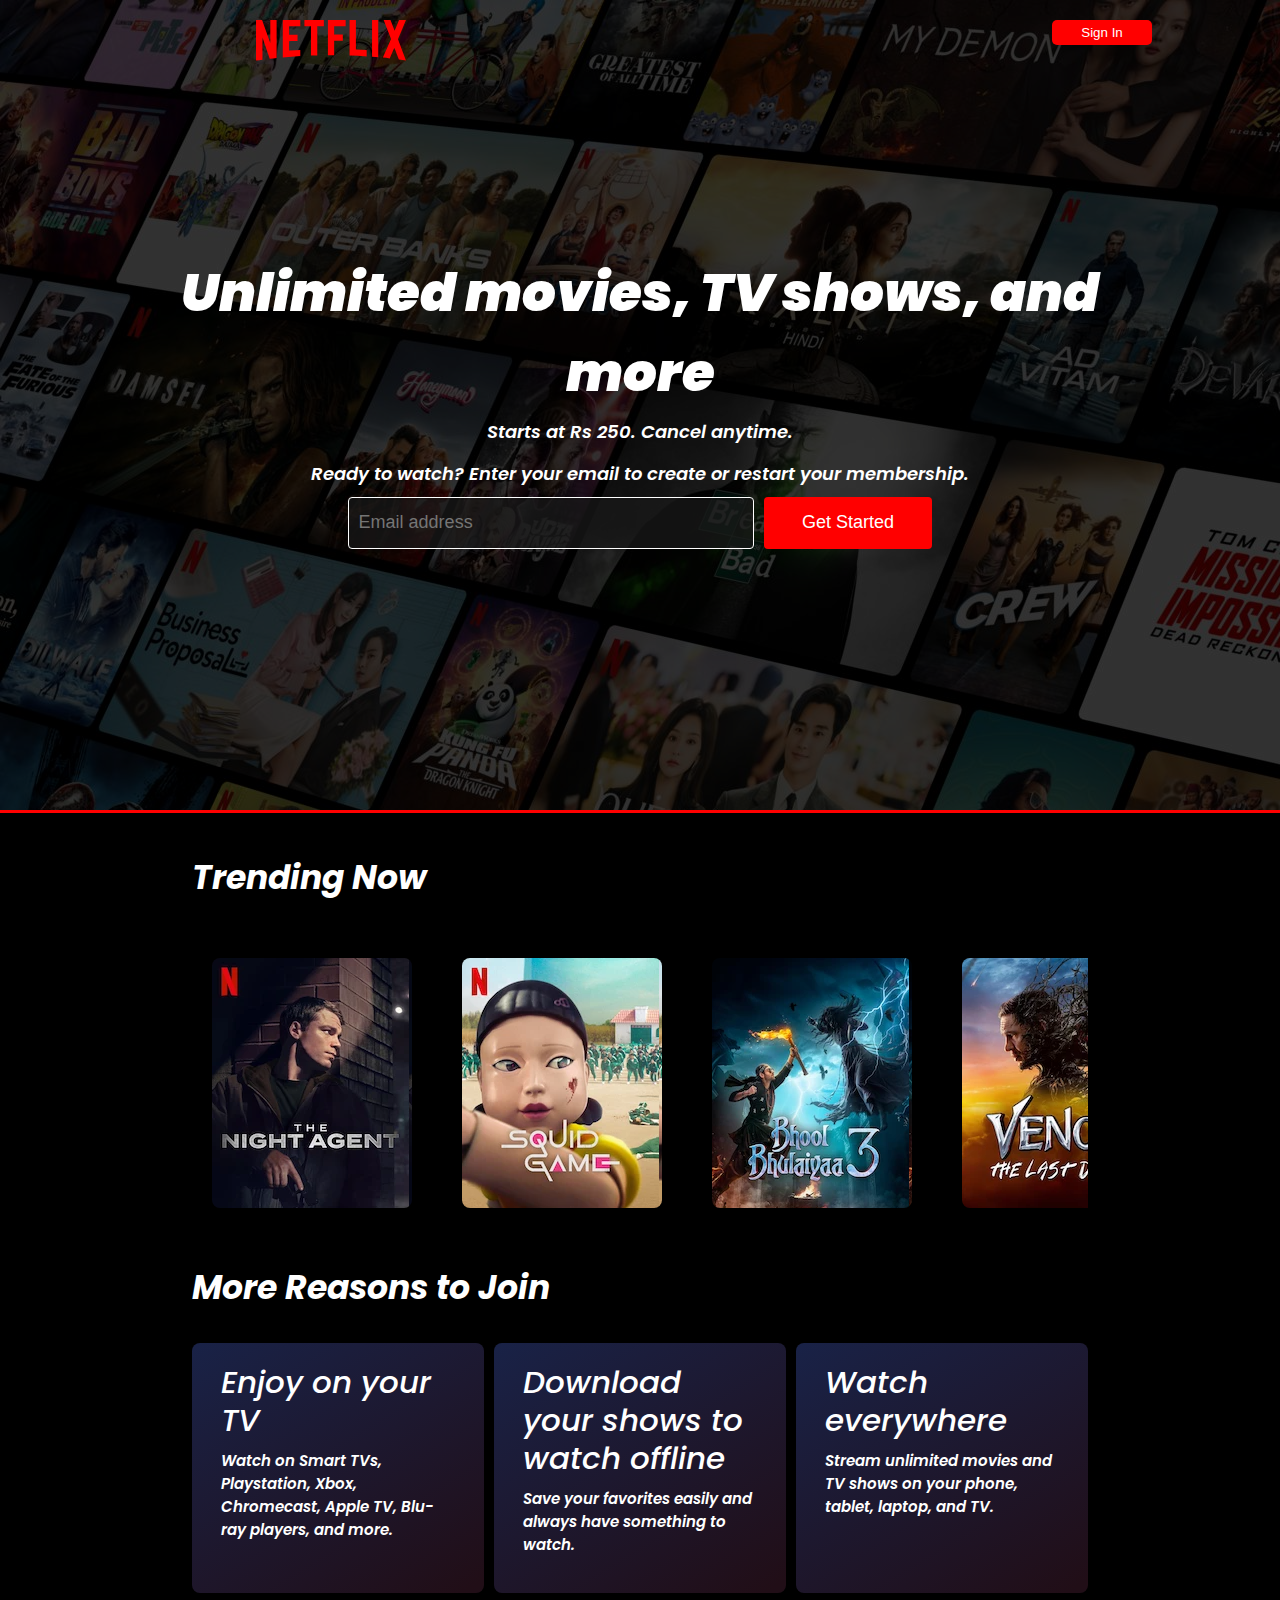
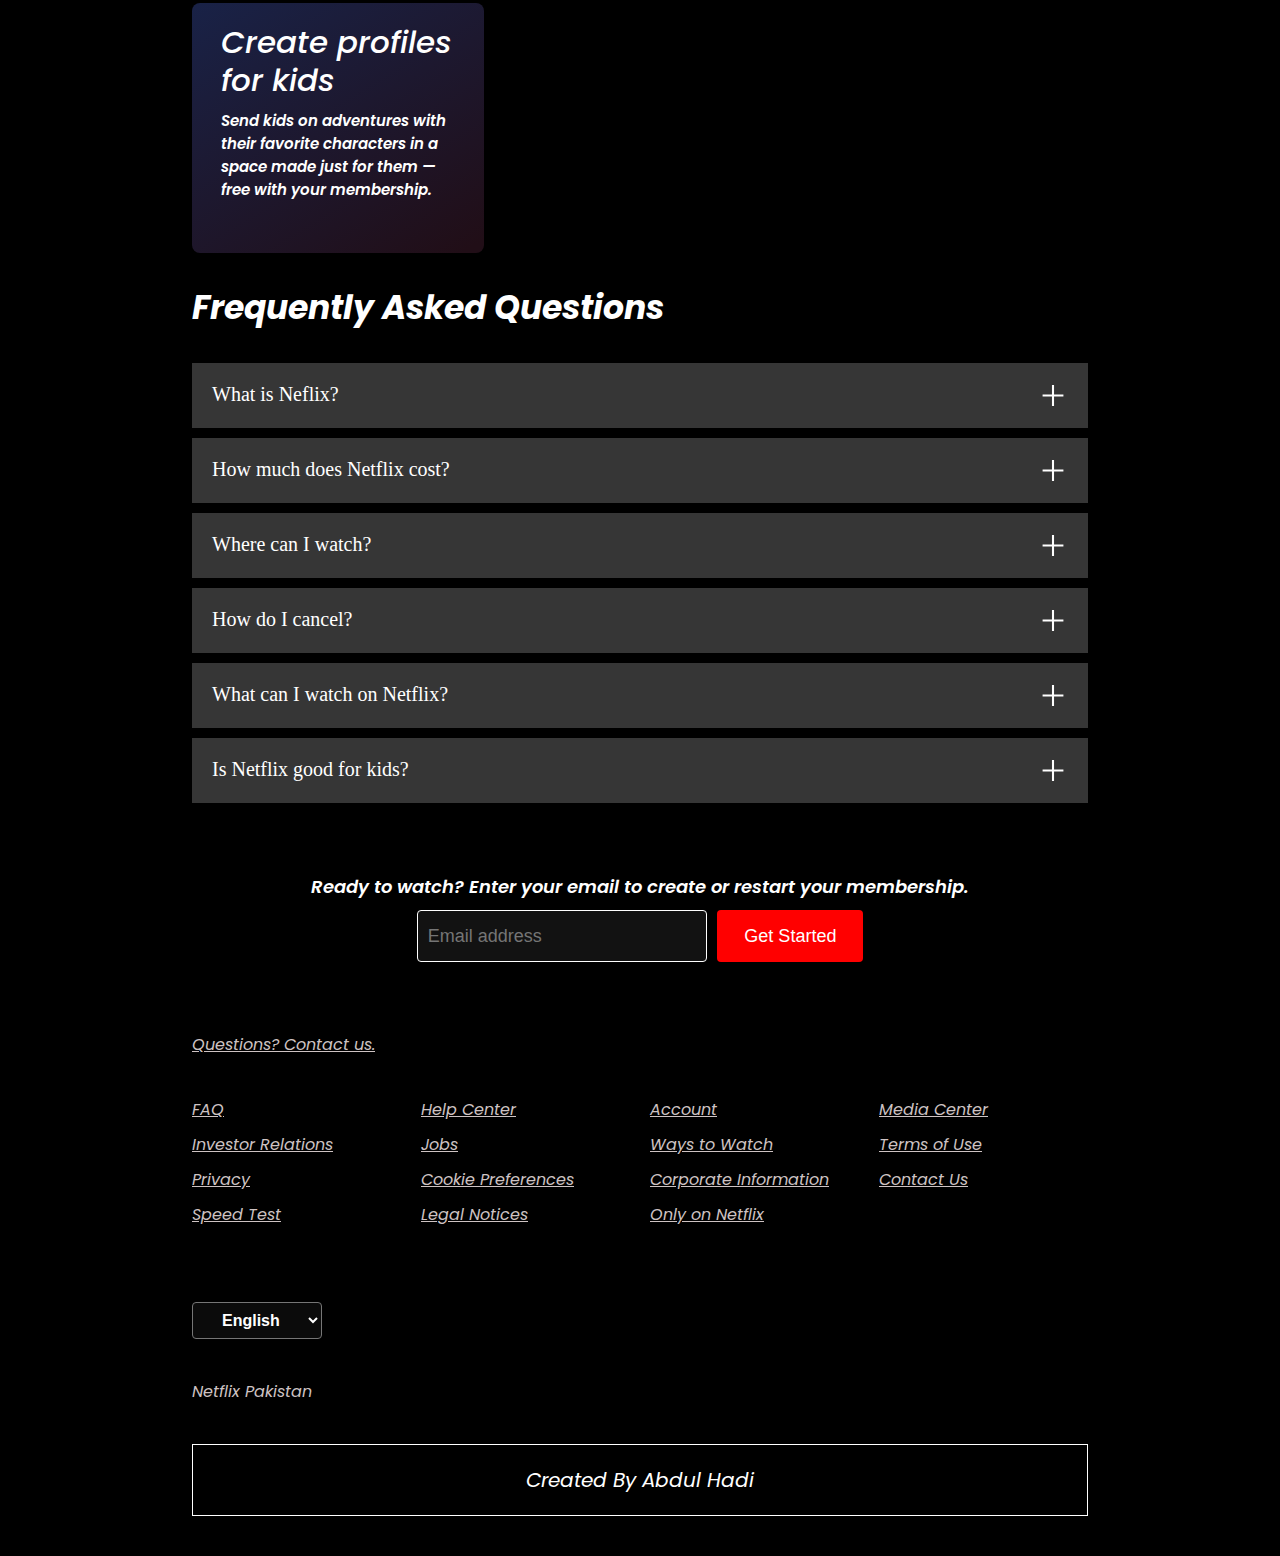
<file: index.html>
<!DOCTYPE html>
<html lang="en">
<head>
    <meta charset="UTF-8">
    <link rel="shortcut icon" type="x-icon" href="./favicon.ico"/>
    <meta name="viewport" content="width=device-width, initial-scale=1.0">
    <title>Netflix Pakistan - Watch TV Shows Online, Watch Movies Online</title>
    <link rel="stylesheet" href="styles.css"/>
</head>
<body>
 <main>
    <nav>
    <svg class="logo" fill="red" viewBox="0 0 111 30" version="1.1" xmlns="http://www.w3.org/2000/svg" xmlns:xlink="http://www.w3.org/1999/xlink" aria-hidden="true" role="img" class="default-ltr-cache-1d568uk ev1dnif2"><g><path d="M105.06233,14.2806261 L110.999156,30 C109.249227,29.7497422 107.500234,29.4366857 105.718437,29.1554972 L102.374168,20.4686475 L98.9371075,28.4375293 C97.2499766,28.1563408 95.5928391,28.061674 93.9057081,27.8432843 L99.9372012,14.0931671 L94.4680851,-5.68434189e-14 L99.5313525,-5.68434189e-14 L102.593495,7.87421502 L105.874965,-5.68434189e-14 L110.999156,-5.68434189e-14 L105.06233,14.2806261 Z M90.4686475,-5.68434189e-14 L85.8749649,-5.68434189e-14 L85.8749649,27.2499766 C87.3746368,27.3437061 88.9371075,27.4055675 90.4686475,27.5930265 L90.4686475,-5.68434189e-14 Z M81.9055207,26.93692 C77.7186241,26.6557316 73.5307901,26.4064111 69.250164,26.3117443 L69.250164,-5.68434189e-14 L73.9366389,-5.68434189e-14 L73.9366389,21.8745899 C76.6248008,21.9373887 79.3120255,22.1557784 81.9055207,22.2804387 L81.9055207,26.93692 Z M64.2496954,10.6561065 L64.2496954,15.3435186 L57.8442216,15.3435186 L57.8442216,25.9996251 L53.2186709,25.9996251 L53.2186709,-5.68434189e-14 L66.3436123,-5.68434189e-14 L66.3436123,4.68741213 L57.8442216,4.68741213 L57.8442216,10.6561065 L64.2496954,10.6561065 Z M45.3435186,4.68741213 L45.3435186,26.2498828 C43.7810479,26.2498828 42.1876465,26.2498828 40.6561065,26.3117443 L40.6561065,4.68741213 L35.8121661,4.68741213 L35.8121661,-5.68434189e-14 L50.2183897,-5.68434189e-14 L50.2183897,4.68741213 L45.3435186,4.68741213 Z M30.749836,15.5928391 C28.687787,15.5928391 26.2498828,15.5928391 24.4999531,15.6875059 L24.4999531,22.6562939 C27.2499766,22.4678976 30,22.2495079 32.7809542,22.1557784 L32.7809542,26.6557316 L19.812541,27.6876933 L19.812541,-5.68434189e-14 L32.7809542,-5.68434189e-14 L32.7809542,4.68741213 L24.4999531,4.68741213 L24.4999531,10.9991564 C26.3126816,10.9991564 29.0936358,10.9054269 30.749836,10.9054269 L30.749836,15.5928391 Z M4.78114163,12.9684132 L4.78114163,29.3429562 C3.09401069,29.5313525 1.59340144,29.7497422 0,30 L0,-5.68434189e-14 L4.4690224,-5.68434189e-14 L10.562377,17.0315868 L10.562377,-5.68434189e-14 L15.2497891,-5.68434189e-14 L15.2497891,28.061674 C13.5935889,28.3437998 11.906458,28.4375293 10.1246602,28.6868498 L4.78114163,12.9684132 Z"></path></g></svg>
    <input type="button" class="s-button" value="Sign In"></input>
   </nav>
    <div class="box">
    </div>
    <div class="span-box">
        <span>Unlimited movies, TV shows, and more</span>
        <span>Starts at Rs 250. Cancel anytime.</span>
        <span>Ready to watch? Enter your email to create or restart your membership.</span>
        <div class="email-box">
            <input type="text" placeholder="Email address" class="email">
            <button class="e-button">Get Started</button>
        </div>
    </div>
 </main>
 <div class="divider"></div>
 <section class="second-main">
    <h1 class="p-trend">Trending Now</h1>
 <section class="trends">
    <div class="img1"></div>
    <div class="img2"></div>
    <div class="img3"></div>
    <div class="img4"></div>
    <div class="img5"></div>
    <div class="img6"></div>
    <div class="img7"></div>
 </section>
 <h1 class="p-trend r-text">More Reasons to Join</h1>
 <section class="reason">
    <div class="r1">
        <div class="rc-p">
        <div class="rc">
            <h1 class="rc-htext">Enjoy on your TV</h1>
            <p class="rctext">Watch on Smart TVs, Playstation, Xbox, Chromecast, Apple TV, Blu-ray players, and more.</p>
        </div>
        </div>
    </div>
    <div class="r2">
        <div class="rc">
            <h1 class="rc-htext">
                Download your shows to watch offline
            </h1>
            <p class="rctext">
                Save your favorites easily and always have something to watch.
            </p>
        </div>
    </div>
    <div class="r3">
        <div class="rc">
            <h1 class="rc-htext">
                Watch everywhere
            </h1>
            <p class="rctext">
                Stream unlimited movies and TV shows on your phone, tablet, laptop, and TV.
            </p>
        </div>
    </div>
    <div class="r4">
        <div class="rc">
            <h1 class="rc-htext">
                Create profiles for kids
            </h1>
            <p class="rctext">
                Send kids on adventures with their favorite characters in a space made just for them — free with your membership.
            </p>
        </div>
    </div>
 </section>
 <h1 class="p-trend r-text">Frequently Asked Questions</h1>
 <section class="faq">
   <div class="faqs"><div>What is Neflix?</div><svg fill="white" class="plus" xmlns="http://www.w3.org/2000/svg" x="0px" y="0px" width="100" height="100" viewBox="0 0 24 24">
    <path fill-rule="evenodd" d="M 11 2 L 11 11 L 2 11 L 2 13 L 11 13 L 11 22 L 13 22 L 13 13 L 22 13 L 22 11 L 13 11 L 13 2 Z"></path>
    </svg></div>
   <div class="faqs"><div>How much does Netflix cost?</div><svg fill="white" class="plus" xmlns="http://www.w3.org/2000/svg" x="0px" y="0px" width="100" height="100" viewBox="0 0 24 24">
    <path fill-rule="evenodd" d="M 11 2 L 11 11 L 2 11 L 2 13 L 11 13 L 11 22 L 13 22 L 13 13 L 22 13 L 22 11 L 13 11 L 13 2 Z"></path>
    </svg></div>
   <div class="faqs"><div>Where can I watch?</div><svg fill="white" class="plus" xmlns="http://www.w3.org/2000/svg" x="0px" y="0px" width="100" height="100" viewBox="0 0 24 24">
    <path fill-rule="evenodd" d="M 11 2 L 11 11 L 2 11 L 2 13 L 11 13 L 11 22 L 13 22 L 13 13 L 22 13 L 22 11 L 13 11 L 13 2 Z"></path>
    </svg></div>
   <div class="faqs"><div>How do I cancel?</div><svg fill="white" class="plus" xmlns="http://www.w3.org/2000/svg" x="0px" y="0px" width="100" height="100" viewBox="0 0 24 24">
    <path fill-rule="evenodd" d="M 11 2 L 11 11 L 2 11 L 2 13 L 11 13 L 11 22 L 13 22 L 13 13 L 22 13 L 22 11 L 13 11 L 13 2 Z"></path>
    </svg></div>
   <div class="faqs"><div>What can I watch on Netflix?</div><svg fill="white" class="plus" xmlns="http://www.w3.org/2000/svg" x="0px" y="0px" width="100" height="100" viewBox="0 0 24 24">
    <path fill-rule="evenodd" d="M 11 2 L 11 11 L 2 11 L 2 13 L 11 13 L 11 22 L 13 22 L 13 13 L 22 13 L 22 11 L 13 11 L 13 2 Z"></path>
    </svg></div>
   <div class="faqs"><div>Is Netflix good for kids?</div><svg fill="white" class="plus" xmlns="http://www.w3.org/2000/svg" x="0px" y="0px" width="100" height="100" viewBox="0 0 24 24">
    <path fill-rule="evenodd" d="M 11 2 L 11 11 L 2 11 L 2 13 L 11 13 L 11 22 L 13 22 L 13 13 L 22 13 L 22 11 L 13 11 L 13 2 Z"></path>
    </svg></div>
 </section>

<section class="e-footer">
    <h1 class="f-text">Ready to watch? Enter your email to create or restart your membership.</h1>
    <div class="f-email-box">
        <input type="text" placeholder="Email address" class="f-email">
        <button class="f-e-button">Get Started</button>
    </div>
</section>
<p class="contact">Questions? Contact us.</p>
<section class="qna">
    <div class="qna-footer">
        <p class="p-qna">FAQ</p>
        <p class="p-qna">Investor Relations</p>
        <p class="p-qna">Privacy</p>
        <p class="p-qna">Speed Test</p>
    </div>
    <div class="qna-footer">
        <p class="p-qna">Help Center</p>
        <p class="p-qna">Jobs</p>
        <p class="p-qna">Cookie Preferences</p>
        <p class="p-qna">Legal Notices</p>
    </div>
    <div class="qna-footer">
        <p class="p-qna">Account</p>
        <p class="p-qna">Ways to Watch</p>
        <p class="p-qna">Corporate Information</p>
        <p class="p-qna">Only on Netflix</p>
    </div>
    <div class="qna-footer">
        <p class="p-qna">Media Center</p>
        <p class="p-qna">Terms of Use</p>
        <p class="p-qna">Contact Us</p>
    </div>
</section>
<footer>
    <select class="l-button">
        <option>English</option>
        <option>اُردُو</option>
    </select>
    <p class="netpk">Netflix Pakistan</p>
    <p class="owner">Created By Abdul Hadi</p>
</footer>
</section>
</body>
</html>
</file>
<file: styles.css>
@import url('https://fonts.googleapis.com/css2?family=Poppins:ital,wght@0,100;0,200;0,300;0,400;0,500;0,600;0,700;0,800;0,900;1,100;1,200;1,300;1,400;1,500;1,600;1,700;1,800;1,900&display=swap');
:root{
    --linear-gradient:linear-gradient(149deg, #192247 0%, #210e17 96.86%);
}
*{
    margin: 0;
    padding:0;
}
main{
    background-image: url("./Background Image.jpg");
    width:100%;
    height:90vh;
    background-color: black;
    position:relative;
}
body{
    background-color: black;
}
.box{
    width:100%;
    height:90vh;
    background-color: black;
    opacity: 0.74;
    position:absolute;
    top:0;
}
.logo{
    position:absolute;
    top:20px;
    left:20%;
    width:150px;
    color:red;
    position:relative;
    z-index:10;
}
.s-button{
    background-color: red;
    width:100px;
    height:25px;
    border-radius: 5px;
    top:20px;
    position: absolute;
    right:10%;
    z-index:10;
    border:0;
    color:white;
    cursor: pointer;
}
nav{
    display:flex;
    flex-wrap:wrap;
}
.s-button:hover{
    background-color: #800000;
    color:white;
}
.span-box{
    position:relative;
    width:100%;
    height:90vh;
    display:flex;
    flex-direction: column;
    justify-content: center;
    align-items: center;
}
span{
    margin-bottom: 40px;
    display:block;
    color:white;
    max-width: 80%;
}
span:nth-child(1){
    color:white;
    font-size: 53px;
    text-align: center;
    font-family: "Poppins", serif;
    font-weight: 900;
    font-style: italic;
}
span:nth-child(2){
    position: relative;
    bottom:35px;
    font-family: "Poppins", serif;;
    font-style: italic;
    font-size: 18px;
    text-align: center;
    font-weight: 600;
}
span:nth-child(3){
    position:relative;
    bottom:60px;
    font-family: "Poppins", serif;;
    font-style: italic;
    font-size: 18px;
    text-align: center;
    font-weight: 600;
}
.email-box{
    position:relative;
    bottom:90px;
    display: flex;
    gap:10px;
    width:100%;
    justify-content: center;
}
.f-email-box{
    display: flex;
    gap:10px;
    width:100%;
    justify-content: center;
}
.f-email{
    background-color: rgba(25,25,25,0.7);
    width:30%;
    height:50px;
    padding: 0 10px;
    color:white;
    border:1px solid white;
    border-radius: 4px;
    font-size:large;
}
.f-e-button{
    padding: 0 3%;
    background-color: red;
    color:white;
    border:0;
    border-radius: 4px;
    font-size: 18px;
    cursor: pointer;
}
.e-footer{
    padding:70px 0 ;
    display: flex;
    flex-direction: column;
    width: 100%;
    gap:10px;
}
.f-text{
  text-align: center;
  font-family: "Poppins", serif;;
    font-style: italic;
    font-size: 18px;
    text-align: center;
    font-weight: 600;
}
.email{
    background-color: rgba(25,25,25,0.7);
    width:30%;
    height:50px;
    padding: 0 10px;
    color:white;
    border:1px solid white;
    border-radius: 4px;
    font-size:large;
}
.e-button{
    padding: 0 3%;
    background-color: red;
    color:white;
    border:0;
    border-radius: 4px;
    font-size: 18px;
    cursor: pointer;
}
.e-button:hover{
    background-color: #800000;
    color:white;
}
.f-e-button:hover{
    background-color: #800000;
    color:white;
}
.divider{
    background-color: red;
    width:100%;
    height:3px;
}
.second-main{
    position: relative;
    width: 70%;
    height: auto;
    margin:40px auto;
}
.p-trend{
    color:white;
    font-size: 33px;
    font-family: "Poppins", serif;
    font-weight: 700;
    font-style: italic;
}
.r-text{
    padding:30px 0 ;
}
.trends{
    min-height: 300px;
    padding-top:30px;
    overflow: scroll;
    width:100%;
    /*background-color: purple;*/
    display:flex;
    flex-direction: row;
    flex-wrap: nowrap;
    gap:50px;
    align-items: center;
}
.img1,.img2,.img3,.img4,.img5,.img6,.img7{
    min-width:200px;
    height:250px;
    border-radius: 8px;
    cursor: pointer;
    transition: transform 0.2s ease-in-out 0.05s;
}
.img1:hover,.img2:hover,.img3:hover,.img4:hover,.img5:hover,.img6:hover,.img7:hover{
   transform: scale(1.08);
   border:1px solid rgb(37, 36, 36);
}
.img1{
    background-image: url(./1st\ Trend.webp);
    margin-left:20px;
}
.img2{
    background-image: url(./2nd\ Trend.webp);
}
.img3{
    background-image: url(./3rd\ Trend.webp);
}
.img4{
    background-image: url(./4th\ Trend.webp);
}
.img5{
    background-image: url(./5th\ Trend.webp);
}
.img6{
    background-image: url(./6th\ Trend.webp);
}
.img7{
    background-image: url(./7th\ Trend.webp);
}
.reason{
    width:100%;
    display:grid;
    grid-template-columns: repeat(auto-fit,minmax(250px,1fr));
    gap:10px;
}
.r1,.r2,.r3,.r4{
    background-image: var(--linear-gradient);
    height:250px;
    border-radius: 8px;
}
.rc{
    margin:auto;
    position:relative;
    top:20px;
    bottom:20px;
    width:80%;
    height: 80%;
    text-align: left;
    color:white;
}
.rc-htext{
    font-size: 31px;
    font-family: "Poppins", serif;
    font-weight: 500;
    font-style: italic;
    line-height: 38px;
}
.rctext{
    margin-top: 10px;
    font-family: "Poppins", serif;;
    font-style: italic;
    font-size: 15px;
    font-weight: 600;
}
.faq{
    cursor: pointer;
    width:100%;
    display:flex;
    flex-direction:column;
    gap:10px;
    overflow: hidden;
}
.faqs:hover{
    background-color: rgb(75, 71, 71);
}
.faqs{
    display:flex;
    justify-content: space-between;
    width:100%;
    padding:20px 0px;
    padding-left: 20px;
    background-color: rgb(54, 54, 54);
    font-size:20px;
    color:white;
}
.plus{
    position:relative;
    right:40px;
    height:25px;
    width:30px;
}
.f-text{
    color:white;
    font-family: "Poppins", serif;;
    font-style: italic;
    font-size: 18px;
    font-weight: 600;
}
.qna{
    color:rgb(206, 195, 195);
    width: 100%;
    text-decoration:underline;
    font-family: "Poppins", serif;;
    font-style: italic;
    font-size: 16px;
    display:grid;
    grid-template-columns:1fr 1fr 1fr 1fr;
    gap:20px;
}
.contact{
    text-decoration:underline;
    font-family: "Poppins", serif;;
    font-style: italic;
    font-size: 16px;
    color:rgb(206, 195, 195);
    width:100%;
    padding-bottom: 35px;
    cursor: pointer;
}
.p-qna{
    padding:5px 0;
    cursor: pointer;
}
select{
    padding:8px 25px;
    margin-top:70px;
    color:white;
    background-color: rgba(25, 25, 25, 0.44);
    border-radius: 4px;
    font-weight: bold;
    font-size: medium;
}
.netpk{
    padding:40px 0;
    color: rgb(206, 195, 195);
    font-family: "Poppins", serif;;
    font-style: italic;
    font-size: 16px;
}
.owner{
    padding:20px 0;
    color: white;
    border:white 1px solid;
    text-align: center;
    font-family: "Poppins", serif;;
    font-style: italic;
    font-size: 20px;
}
.trends::-webkit-scrollbar{
    width:100%;
}
@media only screen and (max-width:1000px) {
    .s-button{
        width:100px;
    }
    .logo{
       width : 100px;
    }
}
@media only screen and (max-width:343px){
    nav{
        flex-direction: column;
        align-items: center;
        justify-content: center;
    }
    .logo{
        margin-top:20px;
        position:static;
    }
    .s-button{
        margin-top:10px;
        position: static;
    }
}
@media only screen and (max-width:500px){
    span:nth-child(1){
        font-size:30px;
    }
    span:nth-child(2){
        font-size:12px;
    }
    span:nth-child(3),.f-text{
        font-size:12px;
    }
    .email-box,.f-email-box{
        flex-direction: column;
        gap:15px;
    }
    .email,.f-email{
        width:80%;
        margin:0 auto;
    }
    .e-button,.f-e-button{
        padding:10px 10px;
        max-width:35%;
        margin:0 auto;
    }
    .second-main{
        width:90%;
    }
}
@media only screen and (max-width:695px){
    span:nth-child(1){
        font-size:30px;
    }
    span:nth-child(2){
        font-size:12px;
    }
    span:nth-child(3),.f-text{
        font-size:12px;
    }
}
@media only screen and (max-width:1276px){
    .qna{
        grid-template-columns:1fr 1fr 1fr ;
    }
}
@media only screen and (max-width:958px){
    .qna{
        grid-template-columns:1fr 1fr ;
    }
}
@media only screen and (max-width:598px){
    .qna{
        grid-template-columns:1fr;
    }
}
</file>
